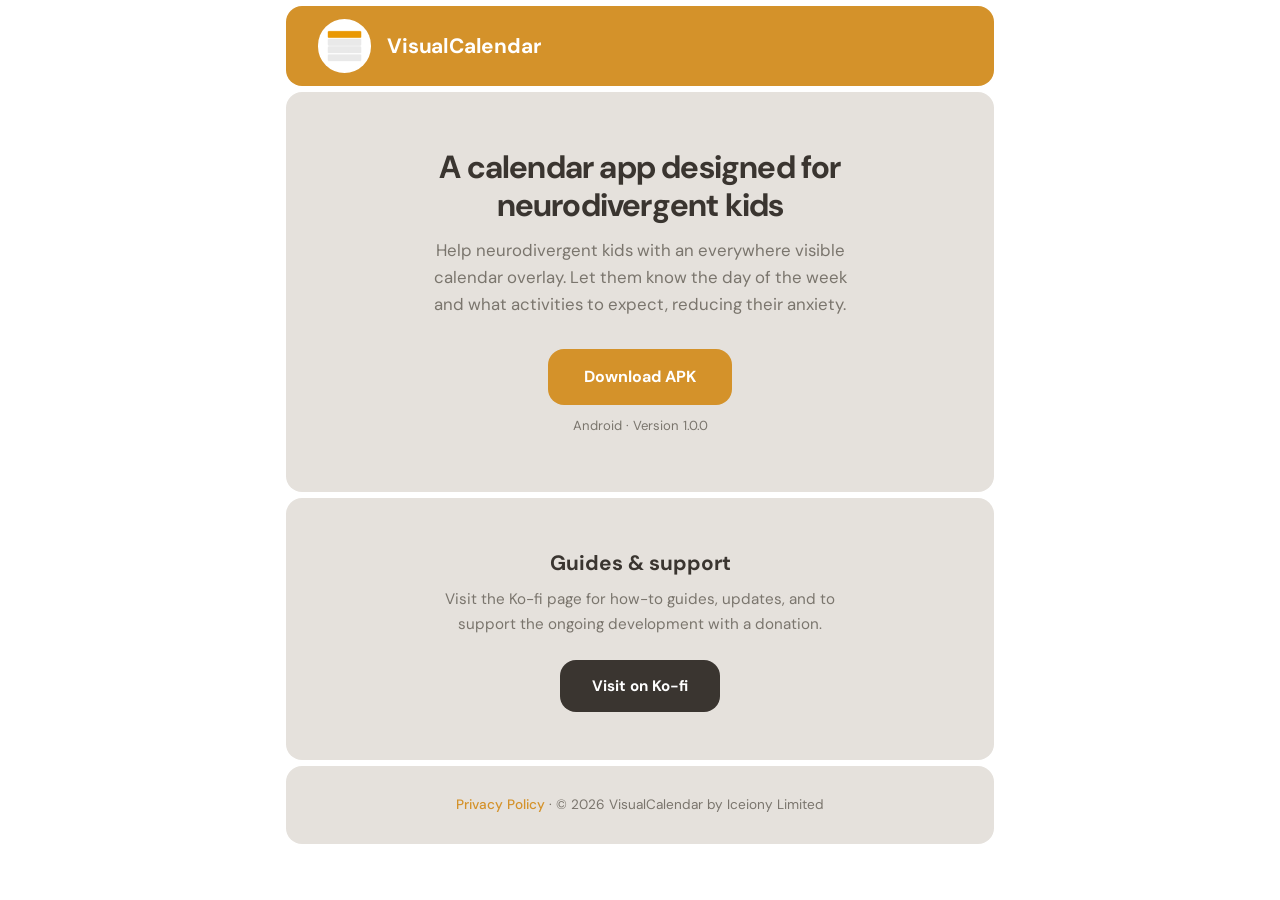
<file: docs/index.html>
<!DOCTYPE html>
<html lang="en">
<head>
  <meta charset="UTF-8">
  <meta name="viewport" content="width=device-width, initial-scale=1.0">
  <title>VisualCalendar — A calendar you can see at a glance</title>
  <meta name="description" content="VisualCalendar is a visual-first calendar app for Android. Download the APK directly.">
  <link rel="icon" href="app_icon.png" type="image/png">
  <link href="https://fonts.googleapis.com/css2?family=DM+Sans:wght@400;500;700&display=swap" rel="stylesheet">
  <link rel="stylesheet" href="style.css">
  <style>
    .row--hero {
      text-align: center;
      padding: 56px 40px;
    }
    .row--hero h2 {
      font-weight: 700;
      font-size: 2rem;
      line-height: 1.2;
      letter-spacing: -0.025em;
      margin: 0 0 12px;
      color: var(--slate);
    }
    .row--hero p {
      font-size: 1.05rem;
      color: var(--mid);
      max-width: 440px;
      margin: 0 auto 32px;
    }
    .download-note {
      display: block;
      margin-top: 10px;
      font-size: 0.82rem;
      color: var(--mid);
    }

    .row--support {
      text-align: center;
    }
    .row--support h3 {
      font-weight: 700;
      font-size: 1.3rem;
      margin-bottom: 8px;
    }
    .row--support p {
      color: var(--mid);
      margin-bottom: 24px;
      font-size: 0.95rem;
      max-width: 400px;
      margin-left: auto;
      margin-right: auto;
    }

    @media (max-width: 360pt) {
      .row--hero { padding: 44px 24px; }
      .row--hero h2 { font-size: 1.6rem; }
    }
  </style>
</head>
<body>

  <main class="rows">

    <header class="site-header">
      <img src="app_icon.png" alt="VisualCalendar icon">
      <h1>VisualCalendar</h1>
    </header>

    <section class="row row--hero">
      <h2>A calendar app designed for neurodivergent kids</h2>
      <p>Help neurodivergent kids with an everywhere visible calendar overlay. Let them know the day of the week and what activities to expect, reducing their anxiety.</p>
      <a class="download-btn" href="https://github.com/iceiony/VisualCalendar/releases/download/v1.0.0/VisualCalendar-1.0.0.apk">
        Download APK
      </a>
      <span class="download-note">Android &middot; Version 1.0.0</span>
    </section>

    <section class="row row--support">
      <h3>Guides &amp; support</h3>
      <p>Visit the Ko-fi page for how-to guides, updates, and to support the ongoing development with a donation.</p>
      <a class="kofi-link" href="https://ko-fi.com/visualcalendar">Visit on Ko-fi</a>
    </section>

    <footer class="row row--footer">
      <a href="privacy-policy.html">Privacy Policy</a> &middot; &copy; 2026 VisualCalendar by Iceiony Limited
    </footer>

  </main>

</body>
</html>
</file>
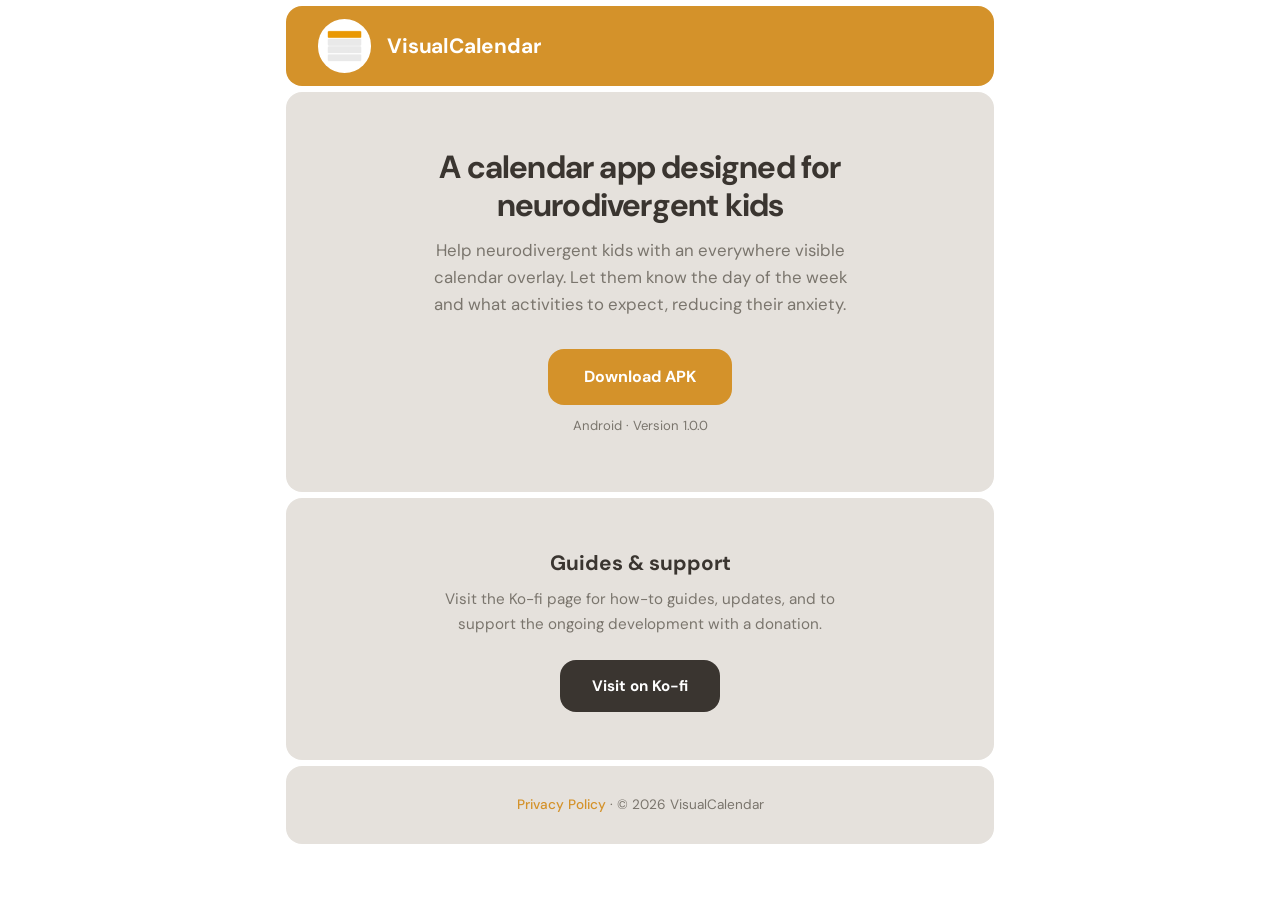
<file: site/index.html>
<!DOCTYPE html>
<html lang="en">
<head>
  <meta charset="UTF-8">
  <meta name="viewport" content="width=device-width, initial-scale=1.0">
  <title>VisualCalendar — A calendar you can see at a glance</title>
  <meta name="description" content="VisualCalendar is a visual-first calendar app for Android. Download the APK directly.">
  <link rel="icon" href="app_icon.png" type="image/png">
  <link href="https://fonts.googleapis.com/css2?family=DM+Sans:wght@400;500;700&display=swap" rel="stylesheet">
  <link rel="stylesheet" href="style.css">
  <style>
    .row--hero {
      text-align: center;
      padding: 56px 40px;
    }
    .row--hero h2 {
      font-weight: 700;
      font-size: 2rem;
      line-height: 1.2;
      letter-spacing: -0.025em;
      margin: 0 0 12px;
      color: var(--slate);
    }
    .row--hero p {
      font-size: 1.05rem;
      color: var(--mid);
      max-width: 440px;
      margin: 0 auto 32px;
    }
    .download-note {
      display: block;
      margin-top: 10px;
      font-size: 0.82rem;
      color: var(--mid);
    }

    .row--support {
      text-align: center;
    }
    .row--support h3 {
      font-weight: 700;
      font-size: 1.3rem;
      margin-bottom: 8px;
    }
    .row--support p {
      color: var(--mid);
      margin-bottom: 24px;
      font-size: 0.95rem;
      max-width: 400px;
      margin-left: auto;
      margin-right: auto;
    }

    @media (max-width: 360pt) {
      .row--hero { padding: 44px 24px; }
      .row--hero h2 { font-size: 1.6rem; }
    }
  </style>
</head>
<body>

  <main class="rows">

    <header class="site-header">
      <img src="app_icon.png" alt="VisualCalendar icon">
      <h1>VisualCalendar</h1>
    </header>

    <section class="row row--hero">
      <h2>A calendar app designed for neurodivergent kids</h2>
      <p>Help neurodivergent kids with an everywhere visible calendar overlay. Let them know the day of the week and what activities to expect, reducing their anxiety.</p>
      <a class="download-btn" href="https://github.com/iceiony/VisualCalendar/releases/download/v1.0.0/VisualCalendar-release.apk">
        Download APK
      </a>
      <span class="download-note">Android &middot; Version 1.0.0</span>
    </section>

    <section class="row row--support">
      <h3>Guides &amp; support</h3>
      <p>Visit the Ko-fi page for how-to guides, updates, and to support the ongoing development with a donation.</p>
      <a class="kofi-link" href="https://ko-fi.com/visualcalendar">Visit on Ko-fi</a>
    </section>

    <footer class="row row--footer">
      <a href="privacy-policy.html">Privacy Policy</a> &middot; &copy; 2026 VisualCalendar
    </footer>

  </main>

</body>
</html>
</file>
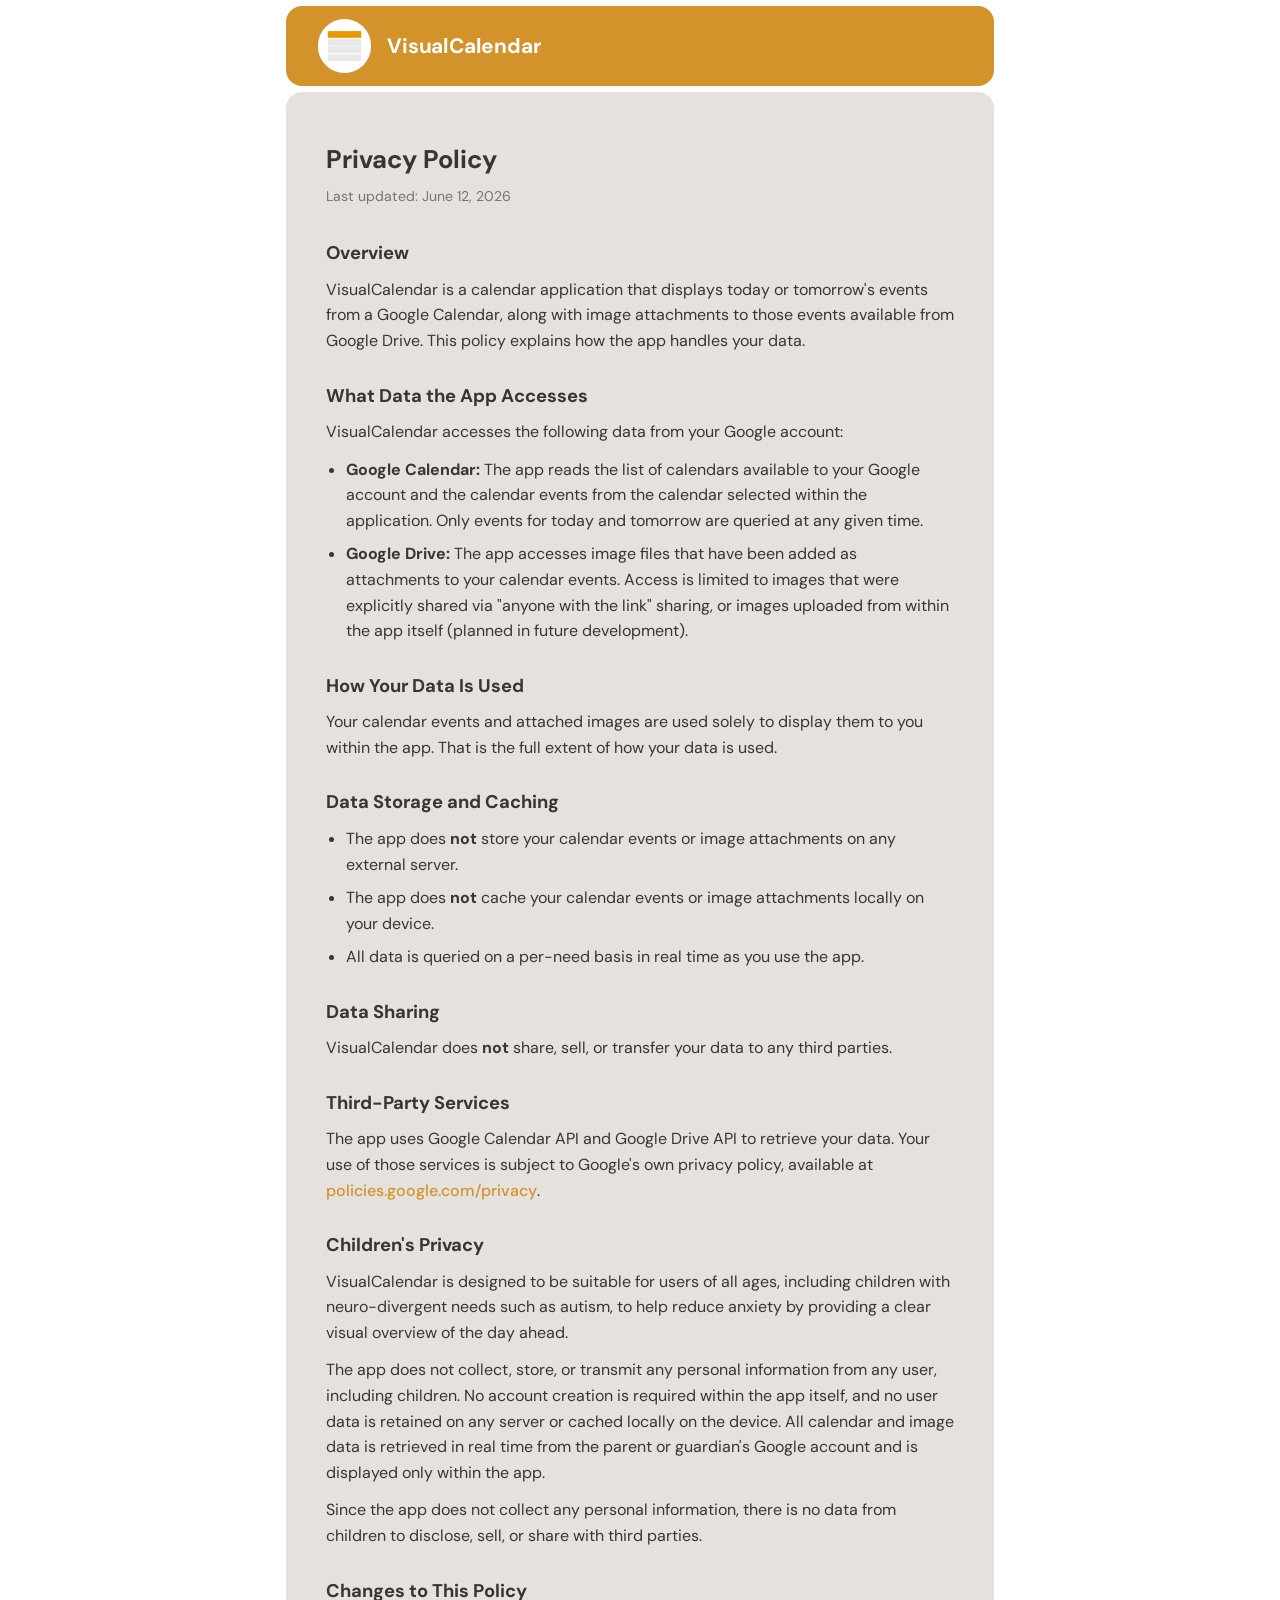
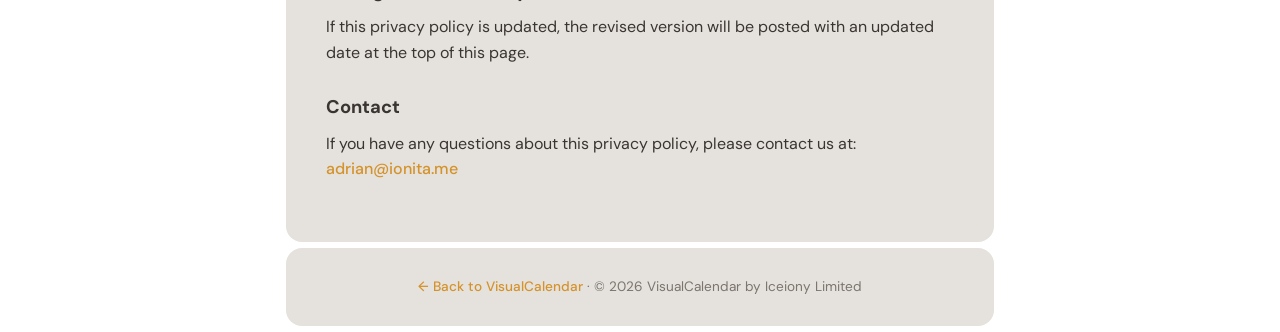
<file: docs/privacy-policy.html>
<!DOCTYPE html>
<html lang="en">
<head>
  <meta charset="UTF-8">
  <meta name="viewport" content="width=device-width, initial-scale=1.0">
  <title>Privacy Policy — VisualCalendar</title>
  <link rel="icon" href="app_icon.png" type="image/png">
  <link href="https://fonts.googleapis.com/css2?family=DM+Sans:wght@400;500;700&display=swap" rel="stylesheet">
  <link rel="stylesheet" href="style.css">
  <style>
    .content h1 {
      font-weight: 700;
      font-size: 1.6rem;
      margin-bottom: 4px;
    }
    .content .updated {
      font-size: 0.88rem;
      color: var(--mid);
      margin-bottom: 32px;
    }
    .content p {
      margin-bottom: 12px;
      color: var(--slate);
    }
    .content ul {
      margin: 0 0 12px 20px;
    }
    .content li {
      margin-bottom: 8px;
    }
    .content strong {
      font-weight: 700;
    }

    @media (max-width: 360pt) {
      .content h1 { font-size: 1.35rem; }
    }
  </style>
</head>
<body>

  <div class="page">

    <header class="site-header">
      <img src="app_icon.png" alt="VisualCalendar icon">
      <a href="index.html">VisualCalendar</a>
    </header>

    <main class="content">
      <h1>Privacy Policy</h1>
      <p class="updated">Last updated: June 12, 2026</p>

      <h2>Overview</h2>
      <p>VisualCalendar is a calendar application that displays today or tomorrow's events from a Google Calendar, along with image attachments to those events available from Google Drive. This policy explains how the app handles your data.</p>

      <h2>What Data the App Accesses</h2>
      <p>VisualCalendar accesses the following data from your Google account:</p>
      <ul>
        <li><strong>Google Calendar:</strong> The app reads the list of calendars available to your Google account and the calendar events from the calendar selected within the application. Only events for today and tomorrow are queried at any given time.</li>
        <li><strong>Google Drive:</strong> The app accesses image files that have been added as attachments to your calendar events. Access is limited to images that were explicitly shared via "anyone with the link" sharing, or images uploaded from within the app itself (planned in future development).</li>
      </ul>

      <h2>How Your Data Is Used</h2>
      <p>Your calendar events and attached images are used solely to display them to you within the app. That is the full extent of how your data is used.</p>

      <h2>Data Storage and Caching</h2>
      <ul>
        <li>The app does <strong>not</strong> store your calendar events or image attachments on any external server.</li>
        <li>The app does <strong>not</strong> cache your calendar events or image attachments locally on your device.</li>
        <li>All data is queried on a per-need basis in real time as you use the app.</li>
      </ul>

      <h2>Data Sharing</h2>
      <p>VisualCalendar does <strong>not</strong> share, sell, or transfer your data to any third parties.</p>

      <h2>Third-Party Services</h2>
      <p>The app uses Google Calendar API and Google Drive API to retrieve your data. Your use of those services is subject to Google's own privacy policy, available at <a href="https://policies.google.com/privacy">policies.google.com/privacy</a>.</p>

      <h2>Children's Privacy</h2>
      <p>VisualCalendar is designed to be suitable for users of all ages, including children with neuro-divergent needs such as autism, to help reduce anxiety by providing a clear visual overview of the day ahead.</p>
      <p>The app does not collect, store, or transmit any personal information from any user, including children. No account creation is required within the app itself, and no user data is retained on any server or cached locally on the device. All calendar and image data is retrieved in real time from the parent or guardian's Google account and is displayed only within the app.</p>
      <p>Since the app does not collect any personal information, there is no data from children to disclose, sell, or share with third parties.</p>

      <h2>Changes to This Policy</h2>
      <p>If this privacy policy is updated, the revised version will be posted with an updated date at the top of this page.</p>

      <h2>Contact</h2>
      <p>If you have any questions about this privacy policy, please contact us at: <a href="mailto:adrian@ionita.me">adrian@ionita.me</a></p>
    </main>

    <footer class="site-footer">
      <a href="index.html">&larr; Back to VisualCalendar</a> &middot; &copy; 2026 VisualCalendar by Iceiony Limited
    </footer>

  </div>

</body>
</html>
</file>
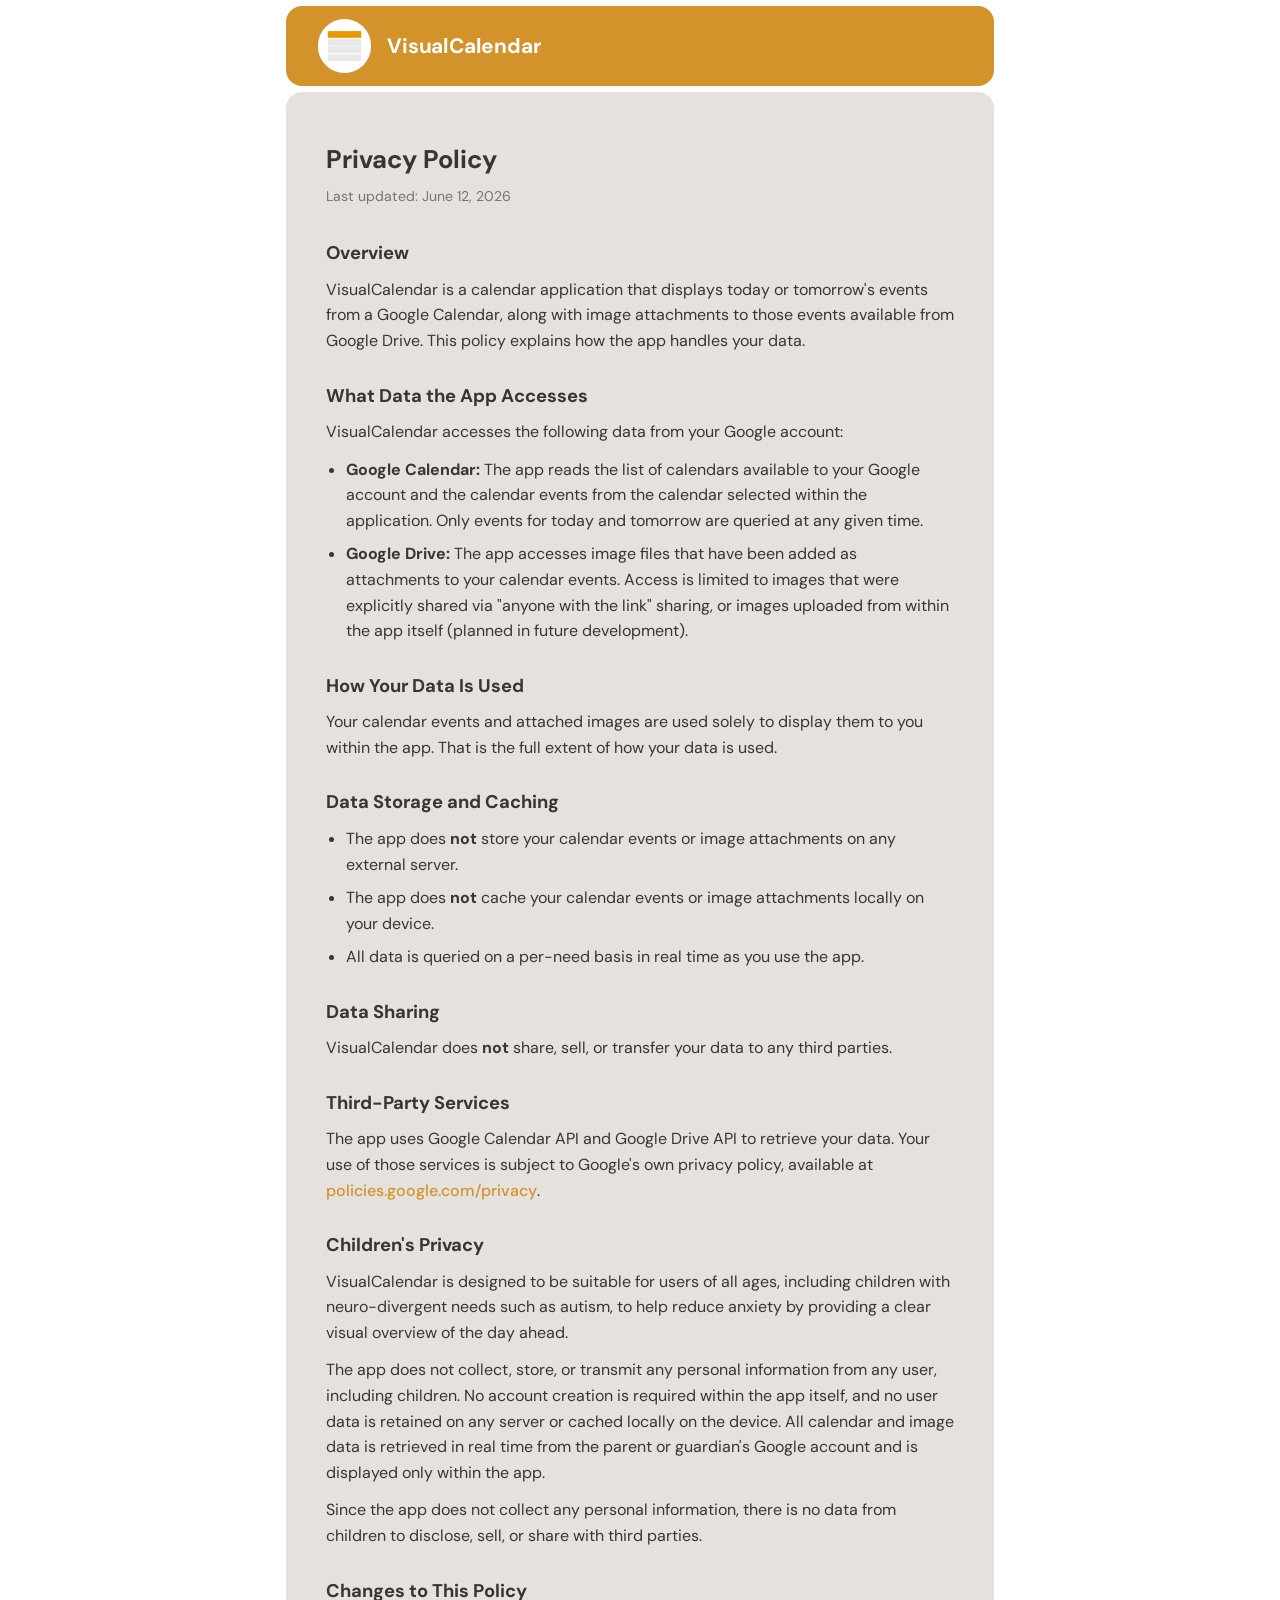
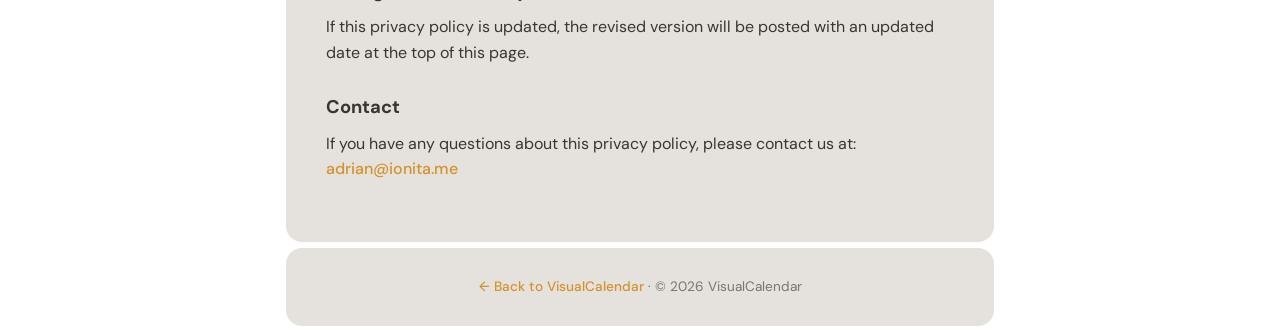
<file: site/privacy-policy.html>
<!DOCTYPE html>
<html lang="en">
<head>
  <meta charset="UTF-8">
  <meta name="viewport" content="width=device-width, initial-scale=1.0">
  <title>Privacy Policy — VisualCalendar</title>
  <link rel="icon" href="app_icon.png" type="image/png">
  <link href="https://fonts.googleapis.com/css2?family=DM+Sans:wght@400;500;700&display=swap" rel="stylesheet">
  <link rel="stylesheet" href="style.css">
  <style>
    .content h1 {
      font-weight: 700;
      font-size: 1.6rem;
      margin-bottom: 4px;
    }
    .content .updated {
      font-size: 0.88rem;
      color: var(--mid);
      margin-bottom: 32px;
    }
    .content p {
      margin-bottom: 12px;
      color: var(--slate);
    }
    .content ul {
      margin: 0 0 12px 20px;
    }
    .content li {
      margin-bottom: 8px;
    }
    .content strong {
      font-weight: 700;
    }

    @media (max-width: 360pt) {
      .content h1 { font-size: 1.35rem; }
    }
  </style>
</head>
<body>

  <div class="page">

    <header class="site-header">
      <img src="app_icon.png" alt="VisualCalendar icon">
      <a href="index.html">VisualCalendar</a>
    </header>

    <main class="content">
      <h1>Privacy Policy</h1>
      <p class="updated">Last updated: June 12, 2026</p>

      <h2>Overview</h2>
      <p>VisualCalendar is a calendar application that displays today or tomorrow's events from a Google Calendar, along with image attachments to those events available from Google Drive. This policy explains how the app handles your data.</p>

      <h2>What Data the App Accesses</h2>
      <p>VisualCalendar accesses the following data from your Google account:</p>
      <ul>
        <li><strong>Google Calendar:</strong> The app reads the list of calendars available to your Google account and the calendar events from the calendar selected within the application. Only events for today and tomorrow are queried at any given time.</li>
        <li><strong>Google Drive:</strong> The app accesses image files that have been added as attachments to your calendar events. Access is limited to images that were explicitly shared via "anyone with the link" sharing, or images uploaded from within the app itself (planned in future development).</li>
      </ul>

      <h2>How Your Data Is Used</h2>
      <p>Your calendar events and attached images are used solely to display them to you within the app. That is the full extent of how your data is used.</p>

      <h2>Data Storage and Caching</h2>
      <ul>
        <li>The app does <strong>not</strong> store your calendar events or image attachments on any external server.</li>
        <li>The app does <strong>not</strong> cache your calendar events or image attachments locally on your device.</li>
        <li>All data is queried on a per-need basis in real time as you use the app.</li>
      </ul>

      <h2>Data Sharing</h2>
      <p>VisualCalendar does <strong>not</strong> share, sell, or transfer your data to any third parties.</p>

      <h2>Third-Party Services</h2>
      <p>The app uses Google Calendar API and Google Drive API to retrieve your data. Your use of those services is subject to Google's own privacy policy, available at <a href="https://policies.google.com/privacy">policies.google.com/privacy</a>.</p>

      <h2>Children's Privacy</h2>
      <p>VisualCalendar is designed to be suitable for users of all ages, including children with neuro-divergent needs such as autism, to help reduce anxiety by providing a clear visual overview of the day ahead.</p>
      <p>The app does not collect, store, or transmit any personal information from any user, including children. No account creation is required within the app itself, and no user data is retained on any server or cached locally on the device. All calendar and image data is retrieved in real time from the parent or guardian's Google account and is displayed only within the app.</p>
      <p>Since the app does not collect any personal information, there is no data from children to disclose, sell, or share with third parties.</p>

      <h2>Changes to This Policy</h2>
      <p>If this privacy policy is updated, the revised version will be posted with an updated date at the top of this page.</p>

      <h2>Contact</h2>
      <p>If you have any questions about this privacy policy, please contact us at: <a href="mailto:adrian@ionita.me">adrian@ionita.me</a></p>
    </main>

    <footer class="site-footer">
      <a href="index.html">&larr; Back to VisualCalendar</a> &middot; &copy; 2026 VisualCalendar
    </footer>

  </div>

</body>
</html>
</file>
<file: docs/style.css>
*, *::before, *::after { box-sizing: border-box; margin: 0; padding: 0; }

:root {
  --amber:     #D4922A;
  --amber-lt:  #E0A544;
  --grey-row:  #E5E1DC;
  --slate:     #3A3530;
  --mid:       #7A756D;
  --bg:        #FFFFFF;
  --radius:    16px;
  --gap:       6px;
}

body {
  font-family: 'DM Sans', system-ui, sans-serif;
  color: var(--slate);
  background: var(--bg);
  line-height: 1.6;
  -webkit-font-smoothing: antialiased;
}

/* ---- LAYOUT CONTAINER ---- */
.rows, .page {
  display: flex;
  flex-direction: column;
  gap: var(--gap);
  padding: var(--gap);
  max-width: 720px;
  margin: 0 auto;
}

/* ---- HEADER ---- */
.site-header {
  background: var(--amber);
  color: #fff;
  padding: 10pt 24pt;
  border-radius: var(--radius);
  display: flex;
  align-items: center;
  gap: 12pt;
}
.site-header img {
  width: 40pt;
  height: 40pt;
  border-radius: 50%;
  background: #fff;
  padding: 3px;
}
.site-header h1,
.site-header a {
  color: #fff;
  text-decoration: none;
  font-weight: 700;
  font-size: 1.3rem;
  letter-spacing: -0.01em;
}

/* ---- CONTENT ROWS ---- */
.row, .content {
  background: var(--grey-row);
  border-radius: var(--radius);
  padding: 48px 40px;
}

/* ---- BUTTONS ---- */
.download-btn {
  display: inline-block;
  background: var(--amber);
  color: #fff;
  font-family: inherit;
  font-weight: 700;
  font-size: 1rem;
  padding: 15px 36px;
  border-radius: var(--radius);
  text-decoration: none;
  transition: background 0.2s ease;
}
.download-btn:hover,
.download-btn:focus {
  background: var(--amber-lt);
  outline: none;
}

.kofi-link {
  display: inline-block;
  background: var(--slate);
  color: #fff;
  font-weight: 700;
  font-size: 0.95rem;
  padding: 14px 32px;
  border-radius: var(--radius);
  text-decoration: none;
  transition: opacity 0.2s ease;
}
.kofi-link:hover,
.kofi-link:focus {
  opacity: 0.82;
  outline: none;
}

/* ---- FOOTER ---- */
.row--footer, .site-footer {
  background: var(--grey-row);
  border-radius: var(--radius);
  text-align: center;
  padding: 28px 40px;
  font-size: 0.85rem;
  color: var(--mid);
}
.row--footer a, .site-footer a {
  color: var(--amber);
  text-decoration: none;
  font-weight: 500;
}
.row--footer a:hover, .site-footer a:hover {
  text-decoration: underline;
}

/* ---- TYPOGRAPHY (shared) ---- */
h2 {
  font-weight: 700;
  font-size: 1.15rem;
  margin-top: 28px;
  margin-bottom: 8px;
}

/* ---- LINKS inside content ---- */
.content a, .row a:not(.download-btn):not(.kofi-link) {
  color: var(--amber);
  text-decoration: none;
  font-weight: 500;
}
.content a:hover, .row a:not(.download-btn):not(.kofi-link):hover {
  text-decoration: underline;
}

/* ---- RESPONSIVE ---- */
@media (max-width: 360pt) {
  .site-header { padding: 22px 20px; }
  .row, .content { padding: 36px 24px; }
  :root { --gap: 5px; --radius: 14px; }
}

@media (prefers-reduced-motion: reduce) {
  * { transition: none !important; }
}
</file>
<file: site/style.css>
*, *::before, *::after { box-sizing: border-box; margin: 0; padding: 0; }

:root {
  --amber:     #D4922A;
  --amber-lt:  #E0A544;
  --grey-row:  #E5E1DC;
  --slate:     #3A3530;
  --mid:       #7A756D;
  --bg:        #FFFFFF;
  --radius:    16px;
  --gap:       6px;
}

body {
  font-family: 'DM Sans', system-ui, sans-serif;
  color: var(--slate);
  background: var(--bg);
  line-height: 1.6;
  -webkit-font-smoothing: antialiased;
}

/* ---- LAYOUT CONTAINER ---- */
.rows, .page {
  display: flex;
  flex-direction: column;
  gap: var(--gap);
  padding: var(--gap);
  max-width: 720px;
  margin: 0 auto;
}

/* ---- HEADER ---- */
.site-header {
  background: var(--amber);
  color: #fff;
  padding: 10pt 24pt;
  border-radius: var(--radius);
  display: flex;
  align-items: center;
  gap: 12pt;
}
.site-header img {
  width: 40pt;
  height: 40pt;
  border-radius: 50%;
  background: #fff;
  padding: 3px;
}
.site-header h1,
.site-header a {
  color: #fff;
  text-decoration: none;
  font-weight: 700;
  font-size: 1.3rem;
  letter-spacing: -0.01em;
}

/* ---- CONTENT ROWS ---- */
.row, .content {
  background: var(--grey-row);
  border-radius: var(--radius);
  padding: 48px 40px;
}

/* ---- BUTTONS ---- */
.download-btn {
  display: inline-block;
  background: var(--amber);
  color: #fff;
  font-family: inherit;
  font-weight: 700;
  font-size: 1rem;
  padding: 15px 36px;
  border-radius: var(--radius);
  text-decoration: none;
  transition: background 0.2s ease;
}
.download-btn:hover,
.download-btn:focus {
  background: var(--amber-lt);
  outline: none;
}

.kofi-link {
  display: inline-block;
  background: var(--slate);
  color: #fff;
  font-weight: 700;
  font-size: 0.95rem;
  padding: 14px 32px;
  border-radius: var(--radius);
  text-decoration: none;
  transition: opacity 0.2s ease;
}
.kofi-link:hover,
.kofi-link:focus {
  opacity: 0.82;
  outline: none;
}

/* ---- FOOTER ---- */
.row--footer, .site-footer {
  background: var(--grey-row);
  border-radius: var(--radius);
  text-align: center;
  padding: 28px 40px;
  font-size: 0.85rem;
  color: var(--mid);
}
.row--footer a, .site-footer a {
  color: var(--amber);
  text-decoration: none;
  font-weight: 500;
}
.row--footer a:hover, .site-footer a:hover {
  text-decoration: underline;
}

/* ---- TYPOGRAPHY (shared) ---- */
h2 {
  font-weight: 700;
  font-size: 1.15rem;
  margin-top: 28px;
  margin-bottom: 8px;
}

/* ---- LINKS inside content ---- */
.content a, .row a:not(.download-btn):not(.kofi-link) {
  color: var(--amber);
  text-decoration: none;
  font-weight: 500;
}
.content a:hover, .row a:not(.download-btn):not(.kofi-link):hover {
  text-decoration: underline;
}

/* ---- RESPONSIVE ---- */
@media (max-width: 360pt) {
  .site-header { padding: 22px 20px; }
  .row, .content { padding: 36px 24px; }
  :root { --gap: 5px; --radius: 14px; }
}

@media (prefers-reduced-motion: reduce) {
  * { transition: none !important; }
}
</file>
